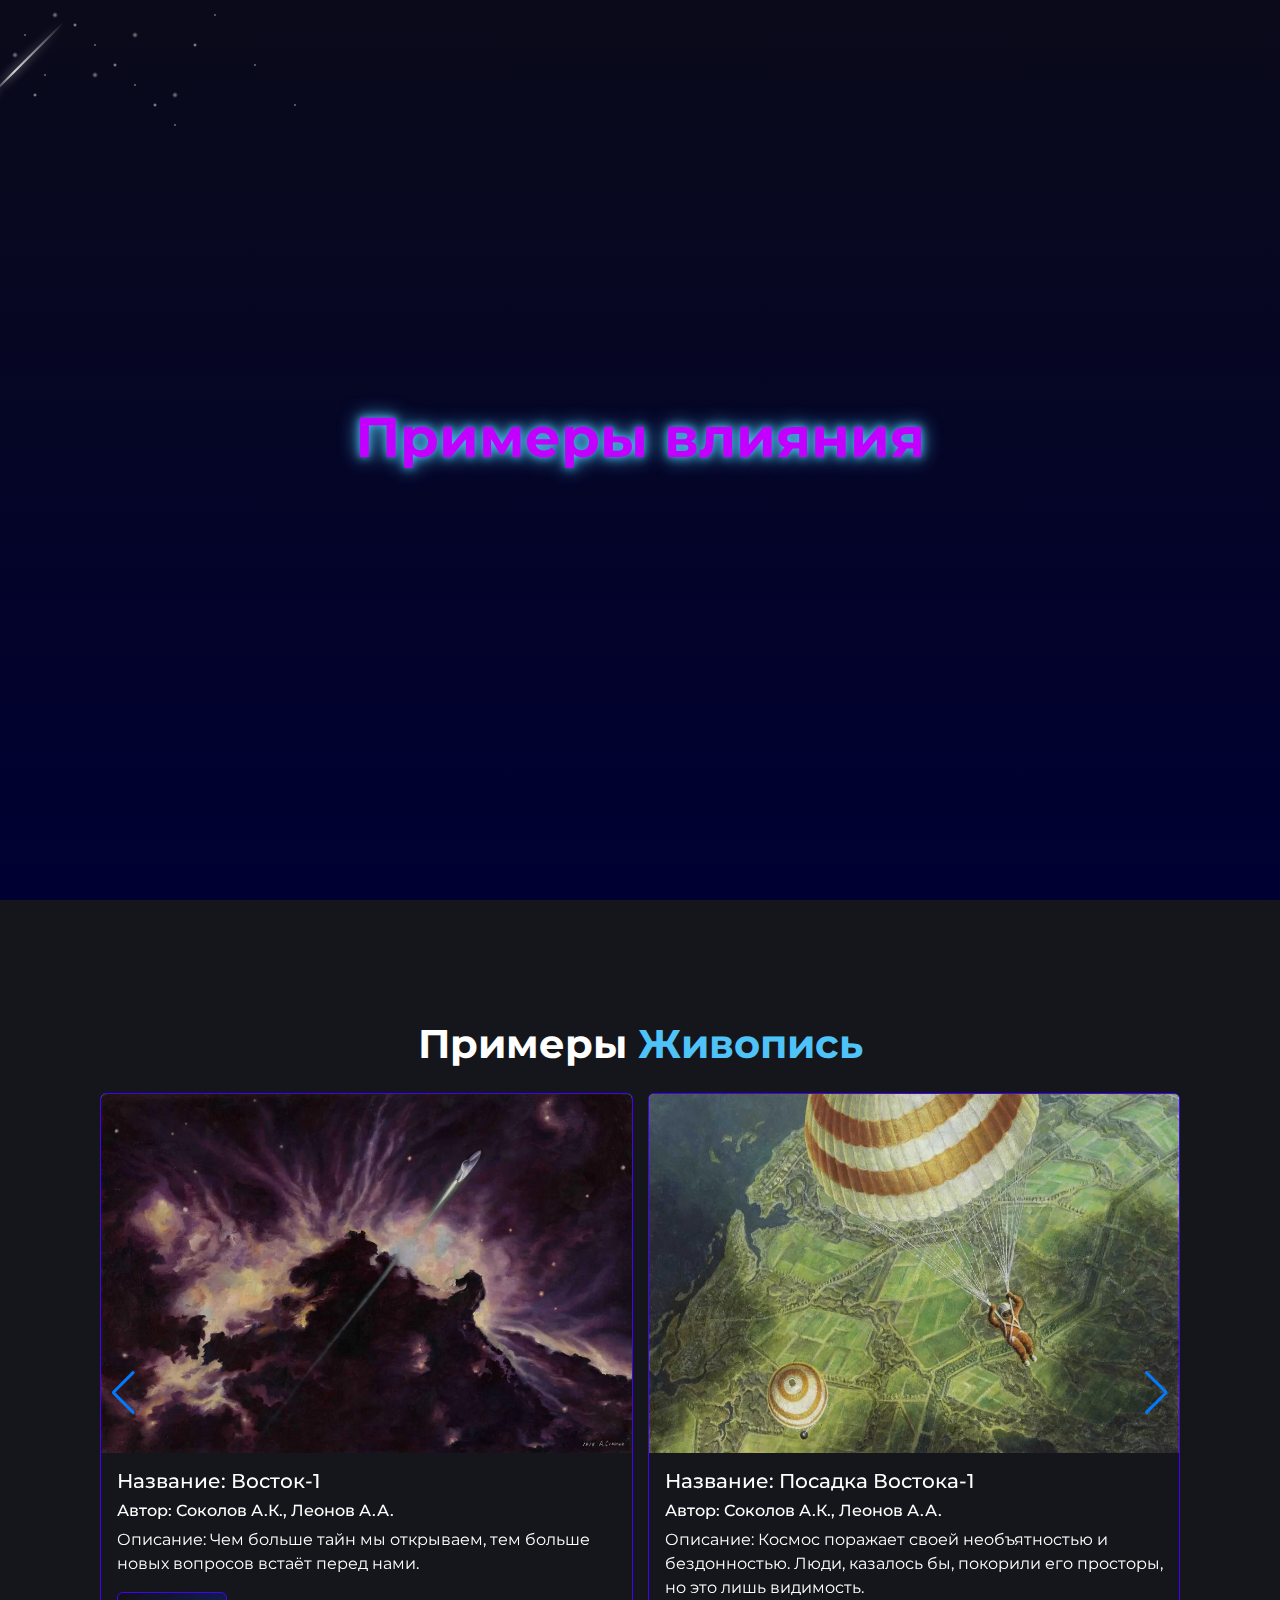
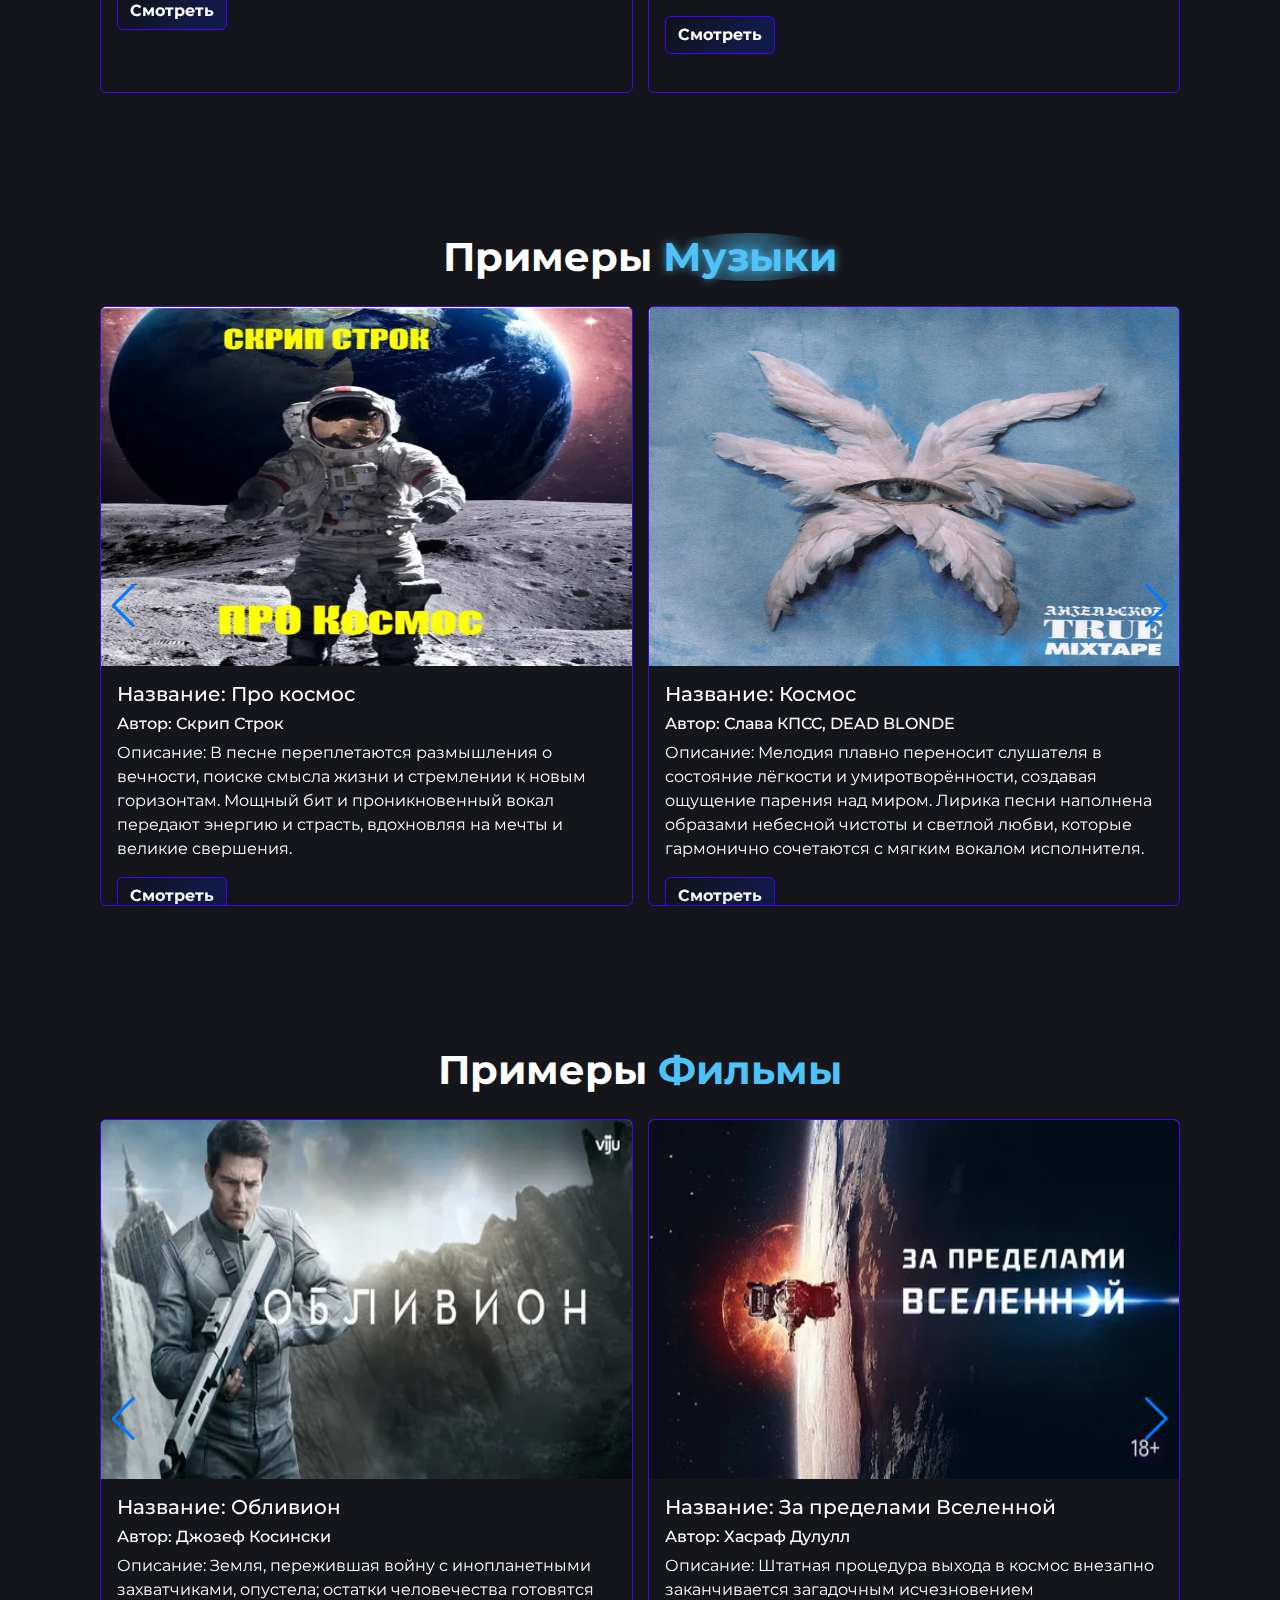
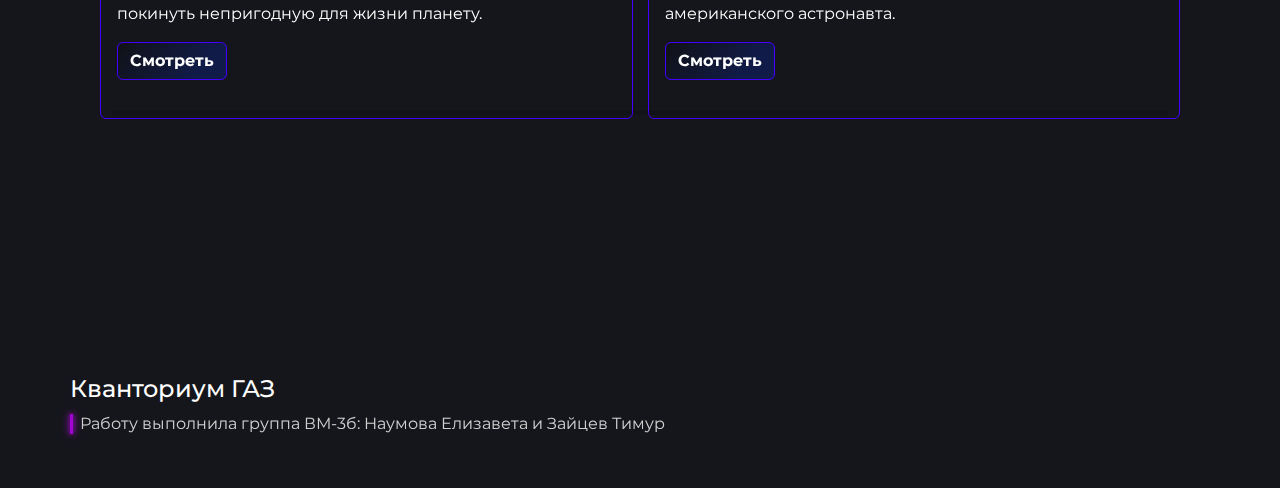
<file: art.html>
<!DOCTYPE html>
<html lang="en">

<head>
  <meta charset="UTF-8" />
  <meta name="viewport" content="width=device-width, initial-scale=1.0" />
  <title>Примеры влияния</title>

  <link
        rel="apple-touch-icon"
        sizes="57x57"
        href="./img/ico/apple-icon-57x57.png" />
  <link
        rel="apple-touch-icon"
        sizes="60x60"
        href="./img/ico/apple-icon-60x60.png" />
  <link
        rel="apple-touch-icon"
        sizes="72x72"
        href="./img/ico/apple-icon-72x72.png" />
  <link
        rel="apple-touch-icon"
        sizes="76x76"
        href="./img/ico/apple-icon-76x76.png" />
  <link
        rel="apple-touch-icon"
        sizes="114x114"
        href="./img/ico/apple-icon-114x114.png" />
  <link
        rel="apple-touch-icon"
        sizes="120x120"
        href="./img/ico/apple-icon-120x120.png" />
  <link
        rel="apple-touch-icon"
        sizes="144x144"
        href="/apple-icon-144x144.png" />
  <link
        rel="apple-touch-icon"
        sizes="152x152"
        href="./img/ico/apple-icon-152x152.png" />
  <link
        rel="apple-touch-icon"
        sizes="180x180"
        href="./img/ico/apple-icon-180x180.png" />
  <link
        rel="icon"
        type="image/png"
        sizes="192x192"
        href="./img/ico/android-icon-192x192.png" />
  <link
        rel="icon"
        type="image/png"
        sizes="32x32"
        href="./img/ico/favicon-32x32.png" />
  <link
        rel="icon"
        type="image/png"
        sizes="96x96"
        href="./img/ico/favicon-96x96.png" />
  <link
        rel="icon"
        type="image/png"
        sizes="16x16"
        href="./img/ico/favicon-16x16.png" />
  <link rel="manifest" href="./img/ico/manifest.json" />
  <meta name="msapplication-TileColor" content="#ffffff" />
  <meta
        name="msapplication-TileImage"
        content="./img/ico/ms-icon-144x144.png" />
  <meta name="theme-color" content="#ffffff" />

  <link
        href="https://cdn.jsdelivr.net/npm/bootstrap@5.3.3/dist/css/bootstrap.min.css"
        rel="stylesheet"
        integrity="sha384-QWTKZyjpPEjISv5WaRU9OFeRpok6YctnYmDr5pNlyT2bRjXh0JMhjY6hW+ALEwIH"
        crossorigin="anonymous" />

  <link
        rel="stylesheet"
        href="https://cdn.jsdelivr.net/npm/swiper@11/swiper-bundle.min.css" />

  <meta
        name="description"
        content="Исследование влияния космоса на искусство: от космических мотивов до научной фантастики." />
  <meta
        name="keywords"
        content="космос, искусство, влияние, живопись, фантастика" />

  <link rel="stylesheet" href="./style.css" />
</head>

<body>
  <div class="cosmic-banner">
    <div class="stars-container">
      <div class="stars"></div>
      <div class="stars medium"></div>
      <div class="stars small"></div>

      <!-- Планеты -->
      <div class="planet planet-1"></div>
      <div class="planet planet-2"></div>
      <div class="planet planet-3"></div>
      <div class="comet"></div>
    </div>


    <div class="banner_content container">
      <h1>Примеры влияния</h1>
    </div>
  </div>

  <main class="cosmic-main">
    <!-- Живопись -->
    <div class="art container mb-5">
      <h2 class="text-center mb-title">
        Примеры <span class="green">Живопись</span>
      </h2>

      <div class="swiper">
        <div class="swiper-wrapper" id="art">
          <!-- Slides -->
        </div>

        <div class="swiper-button-prev"></div>
        <div class="swiper-button-next"></div>
      </div>
    </div>

    <!-- Музыка -->
    <div class="music container mb-5 cosmic-music">
      <h2 class="text-center mb-title">
        Примеры <span class="green cosmic-pulse">Музыки</span>
      </h2>

      <div class="swiper cosmic-swiper">
        <div class="swiper-wrapper" id="music">
          <!-- Slides will be inserted here -->
        </div>

        <div class="swiper-pagination sound-pagination"></div>
        <div class="swiper-button-prev sound-nav"></div>
        <div class="swiper-button-next sound-nav"></div>
        <div class="swiper-scrollbar sound-scrollbar"></div>
      </div>
    </div>


    <!-- Фильм -->
    <div class="films container mb-5 cosmic-films">
      <h2 class="text-center mb-title">
        Примеры <span class="green">Фильмы</span>
      </h2>

      <div class="swiper">
        <div class="swiper-wrapper" id="film">
          <!-- Slides will be inserted here -->
        </div>

        <div class="swiper-pagination"></div>
        <div class="swiper-button-prev"></div>
        <div class="swiper-button-next"></div>
        <div class="swiper-scrollbar"></div>
      </div>
    </div>

  </main>

  <footer class="footer mt-auto py-3 bg-body-tertiary">
    <div class="container">
      <h4>Кванториум ГАЗ</h4>
      <div class="footer__text">
        <p>Работу выполнила группа ВМ-3б: Наумова Елизавета и Зайцев Тимур</p>
      </div>
    </div>
  </footer>

  <div class="falling-stars"></div>

  <script src="https://cdn.jsdelivr.net/npm/swiper@11/swiper-bundle.min.js"></script>
  <script src="./app.js"></script>
</body>

</html>
</file>
<file: style.css>
@import url("https://fonts.googleapis.com/css2?family=Montserrat:ital,wght@0,100..900;1,100..900&display=swap");

* {
  --bs-body-bg: #15161b;
  --bs-body-color: #ffffff;

  font-family: "Montserrat", serif;

  --bs-nav-link-hover-color: #3047c5;
}

.navbar-brand {
  font-weight: 900;
}

.container {
  padding: 20px 0px;
}

.mb-5 {
  margin-bottom: 100px !important;
}

.mb-title {
  margin-bottom: 25px !important;
}

.card {
  --bs-card-border-color: #4400ff;
}

.accordion {
  --bs-border-color: #4400ff;
  --bs-accordion-active-bg: #4400ff !important;
}

.bg-body-tertiary {
  background-color: inherit !important;
}

.navbar-brand {
  color: #c300ff;

  &:hover {
    color: #b4bff0;
  }
}

.navbar-nav {
  --bs-nav-link-color: #4400ff !important;
}

.navbar-nav .nav-link.active,
.navbar-nav .nav-link.show {
  color: #4400ff;
}

.green {
  color: #4400ff;
}

.accordion-button:not(.collapsed) {
  color: #ffffff;
}

.btn {
  border: 1px solid #4400ff;
  background: linear-gradient(131deg,
      rgba(0, 0, 0, 0.2) 0%,
      rgba(0, 47, 255, 0.2) 75%);

  font-weight: 700;
  font-size: 16px;
  line-height: 150%;
  color: #fff;

  &:hover,
  &:active,
  &:focus {
    background: linear-gradient(131deg,
        rgba(0, 0, 0, 0.2) 0%,
        rgba(0, 47, 255, 0.2) 75%);
    border-color: #fff;
  }
}

h2.text-center {
  font-weight: 700;
  font-size: 40px;
  text-align: center;
}
.textWithDecorate {
  padding-left: 20px;
  position: relative;

  &::before {
    position: absolute;
    content: "";
    height: 100%;
    width: 5px;
    background-color: #c300ff;
    left: 0;
  }
}

.banner {
  height: 750px;
  padding: 30px 0px 0px 0px;
  display: flex;
  flex-direction: column;


  margin-bottom: 30px;
}
.banner_content {
  flex: 1 0 auto;
  display: flex;
  flex-direction: column;
  justify-content: center;

  h1 {
    font-weight: 700;
    font-size: 50px;
    text-align: center;
    color: #c300ff;
  }

  h2 {
    font-weight: 500;
    font-size: 34px;
    line-height: 121%;
    text-align: center;
    color: #fff;
  }
}

.history__text {
  margin-bottom: 45px;

  img {
    flex: 0 0 303px;
    height: 50px;
  }
}


.cosmic-banner {
  position: relative;
  overflow: hidden;
  background: linear-gradient(to bottom, #0a0a1a, #000033);
  color: white;
  padding: 3rem 0;
  min-height: 100vh;
  display: flex;
  flex-direction: column;
  justify-content: center;
}

.stars-container {
  position: absolute;
  top: 0;
  left: 0;
  width: 100%;
  height: 100%;
  z-index: 0;
}

.stars {
  position: absolute;
  top: 0;
  left: 0;
  width: 100%;
  height: 100%;
  background-image:
    radial-gradient(1px 1px at 25px 35px, #fff, rgba(0, 0, 0, 0)),
    radial-gradient(1px 1px at 45px 75px, #fff, rgba(0, 0, 0, 0)),
    radial-gradient(1px 1px at 95px 45px, #fff, rgba(0, 0, 0, 0)),
    radial-gradient(1px 1px at 135px 85px, #fff, rgba(0, 0, 0, 0)),
    radial-gradient(1px 1px at 175px 125px, #fff, rgba(0, 0, 0, 0)),
    radial-gradient(1px 1px at 215px 15px, #fff, rgba(0, 0, 0, 0)),
    radial-gradient(1px 1px at 255px 65px, #fff, rgba(0, 0, 0, 0)),
    radial-gradient(1px 1px at 295px 105px, #fff, rgba(0, 0, 0, 0));
  background-repeat: repeat;
  animation: animStar 80s linear infinite;
}

.stars.medium {
  background-image:
    radial-gradient(2px 2px at 35px 95px, #fff, rgba(0, 0, 0, 0)),
    radial-gradient(2px 2px at 75px 25px, #fff, rgba(0, 0, 0, 0)),
    radial-gradient(2px 2px at 115px 65px, #fff, rgba(0, 0, 0, 0)),
    radial-gradient(2px 2px at 155px 105px, #fff, rgba(0, 0, 0, 0)),
    radial-gradient(2px 2px at 195px 45px, #fff, rgba(0, 0, 0, 0));
  animation: animStar 120s linear infinite;
  opacity: 0.7;
}

.stars.small {
  background-image:
    radial-gradient(3px 3px at 15px 55px, #fff, rgba(0, 0, 0, 0)),
    radial-gradient(3px 3px at 55px 15px, #fff, rgba(0, 0, 0, 0)),
    radial-gradient(3px 3px at 95px 75px, #fff, rgba(0, 0, 0, 0)),
    radial-gradient(3px 3px at 135px 35px, #fff, rgba(0, 0, 0, 0)),
    radial-gradient(3px 3px at 175px 95px, #fff, rgba(0, 0, 0, 0));
  animation: animStar 160s linear infinite;
  opacity: 0.5;
}

/* Планеты */
.planet {
  position: absolute;
  border-radius: 50%;
  filter: drop-shadow(0 0 10px rgba(255, 255, 255, 0.3));
  animation-timing-function: linear;
  animation-iteration-count: infinite;
}

.planet-1 {
  width: 30px;
  height: 30px;
  background: radial-gradient(circle at 30% 30%, #4fc3f7, #01579b);
  top: 15%;
  left: -50px;
  animation: movePlanet1 25s infinite;
}

.planet-2 {
  width: 50px;
  height: 50px;
  background: radial-gradient(circle at 30% 30%, #ff9800, #e65100);
  top: 60%;
  left: -80px;
  animation: movePlanet2 40s infinite 5s;
}

.planet-3 {
  width: 20px;
  height: 20px;
  background: radial-gradient(circle at 30% 30%, #9c27b0, #4a148c);
  top: 30%;
  left: -40px;
  animation: movePlanet3 30s infinite 10s;
}

/* Комета */
.comet {
  position: absolute;
  width: 6px;
  height: 6px;
  background: linear-gradient(to right,
      rgba(255, 255, 255, 0) 0%,
      rgba(255, 255, 255, 0.8) 50%,
      rgba(255, 255, 255, 0) 100%);
  border-radius: 50%;
  filter: drop-shadow(0 0 5px #fff);
  top: 10%;
  left: -10px;
  animation: moveComet 20s infinite 7s;
}

.comet:after {
  content: '';
  position: absolute;
  width: 100px;
  height: 2px;
  background: linear-gradient(to right,
      rgba(255, 255, 255, 0) 0%,
      rgba(255, 255, 255, 0.8) 30%,
      rgba(255, 255, 255, 0) 100%);
  transform: rotate(-45deg);
  transform-origin: left center;
  left: 3px;
  top: 2px;
}

/* Анимации */
@keyframes animStar {
  from {
    transform: translateY(0px);
  }
  to {
    transform: translateY(-2000px);
  }
}

@keyframes movePlanet1 {
  0% {
    transform: translateX(0) translateY(0);
  }
  50% {
    transform: translateX(calc(100vw + 100px)) translateY(100px);
  }
  100% {
    transform: translateX(0) translateY(200px);
  }
}

@keyframes movePlanet2 {
  0% {
    transform: translateX(0) translateY(0);
  }
  50% {
    transform: translateX(calc(100vw + 150px)) translateY(-50px);
  }
  100% {
    transform: translateX(0) translateY(-100px);
  }
}

@keyframes movePlanet3 {
  0% {
    transform: translateX(0) translateY(0);
  }
  50% {
    transform: translateX(calc(100vw + 80px)) translateY(150px);
  }
  100% {
    transform: translateX(0) translateY(300px);
  }
}

@keyframes moveComet {
  0% {
    transform: translateX(0) translateY(0);
    opacity: 0;
  }
  10% {
    opacity: 1;
  }
  100% {
    transform: translateX(calc(100vw + 100px)) translateY(calc(100vh + 100px));
    opacity: 0;
  }
}

/* Стили для контента */
.cosmic-banner .navbar {
  background-color: transparent !important;
  position: relative;
  z-index: 1;
}

.cosmic-banner .navbar-brand {
  color: white !important;
  font-weight: bold;
  text-shadow: 0 0 15px #4fc3f7, 0 0 30px #4fc3f7;
  font-size: 1.8rem;
}

.banner_content {
  position: relative;
  z-index: 1;
  text-align: center;
}

.cosmic-banner h1 {
  font-size: 3.5rem;
  margin-bottom: 1.5rem;
  text-shadow: 0 0 10px #4fc3f7, 0 0 20px #4fc3f7;
  animation: glow 2s ease-in-out infinite alternate;
}

.cosmic-banner h2 {
  font-size: 1.8rem;
  text-shadow: 0 0 5px #4fc3f7, 0 0 10px #4fc3f7;
  animation: glow 2s ease-in-out infinite alternate 0.5s;
}

@keyframes glow {
  from {
    text-shadow: 0 0 5px #4fc3f7, 0 0 10px #4fc3f7;
  }
  to {
    text-shadow: 0 0 15px #4fc3f7, 0 0 30px #4fc3f7, 0 0 40px #4fc3f7;
  }
}


.end__text {
  margin: 25px 0px !important;
}

.end__btn {
  display: block;
  width: 316px;
  height: 48px;
  margin: 0 auto;
}

.list-link {
  margin-top: 91px;
  display: flex;
  gap: 10px !important;
}
.menu__list-item {
  width: 56px;
  height: 56px;

  border-radius: 10px;

  background: linear-gradient(131deg,
      rgba(0, 0, 0, 0.2) 0%,
      rgba(0, 47, 255, 0.2) 75%);

  display: flex;
  align-items: center;
  justify-content: center;

  svg:not(.dec) path {
    fill: #4400ff;
  }
  :has(.dec) svg path {
    stroke: #4400ff;
  }

  &.active {
    background-color: #4400ff;

    svg path {
      fill: #4f4f4f;
    }

    :has(.dec) svg path {
      stroke: #4f4f4f;
    }
  }

  &:hover,
  &:active,
  &:focus {
    background-color: #4400ff;

    border: none;

    svg:not(.dec) path {
      fill: #4f4f4f;
    }

    :has(.dec) svg path {
      stroke: #4f4f4f;
    }
  }
}

/* ////swiper */

.swiper {
  height: 600px;
}

.swiper-slide .card {
  width: 100%;
  height: 100%;
}

.swiper-slide .card img {
  flex: 0 0 60%;
  background-color: #95e7ad;
}

/* footer */

.cosmic-footer {
  position: relative;
  overflow: hidden;
  background: linear-gradient(to top, #0a0a1a, #000033);
  color: white;
  z-index: 1;
}

.cosmic-footer-bg {
  position: absolute;
  top: 0;
  left: 0;
  width: 100%;
  height: 100%;
  background-image:
    radial-gradient(1px 1px at 20% 30%, rgba(255, 255, 255, 0.3), rgba(0, 0, 0, 0)),
    radial-gradient(1px 1px at 80% 70%, rgba(255, 255, 255, 0.3), rgba(0, 0, 0, 0)),
    radial-gradient(1px 1px at 40% 90%, rgba(255, 255, 255, 0.3), rgba(0, 0, 0, 0));
  animation: twinkle 4s ease-in-out infinite alternate;
}

.footer-title {
  position: relative;
  display: inline-block;
  animation: titleGlow 2s ease-in-out infinite alternate;
}

.footer__text {
  p {
    position: relative;
    left: 10px;
    opacity: 0.8;
    transition: all 0.3s ease;

    &:hover {
      opacity: 1;
      text-shadow: 0 0 5px #4fc3f7;
    }

    &::before {
      position: absolute;
      content: " ";
      top: 50%;
      transform: translate(0, -50%);
      left: -10px;
      width: 3px;
      height: 20px;
      background-color: #c300ff;
      box-shadow: 0 0 5px #c300ff, 0 0 10px #c300ff;
      animation: pulse 1.5s infinite;
    }
  }
}

/* Анимация спутника */
.satellite {
  position: absolute;
  width: 15px;
  height: 5px;
  background: white;
  border-radius: 50%;
  top: 50%;
  right: -50px;
  filter: drop-shadow(0 0 3px #4fc3f7);
  animation: flySatellite 15s linear infinite;

  &::before {
    content: '';
    position: absolute;
    width: 30px;
    height: 1px;
    background: linear-gradient(to right,
        rgba(255, 255, 255, 0) 0%,
        rgba(255, 255, 255, 0.8) 50%,
        rgba(255, 255, 255, 0) 100%);
    transform: rotate(-15deg);
    transform-origin: left center;
    left: 5px;
    top: 2px;
  }
}

/* Анимации */
@keyframes twinkle {
  0% {
    opacity: 0.3;
  }
  100% {
    opacity: 0.8;
  }
}

@keyframes titleGlow {
  from {
    text-shadow: 0 0 5px #4fc3f7;
  }
  to {
    text-shadow: 0 0 15px #4fc3f7, 0 0 20px #4fc3f7;
  }
}

@keyframes pulse {
  0% {
    opacity: 0.5;
  }
  50% {
    opacity: 1;
  }
  100% {
    opacity: 0.5;
  }
}

@keyframes flySatellite {
  0% {
    transform: translateX(0) translateY(-50%) rotate(0deg);
    opacity: 0;
  }
  10% {
    opacity: 1;
  }
  90% {
    opacity: 1;
  }
  100% {
    transform: translateX(calc(-100vw - 100px)) translateY(-100px) rotate(360deg);
    opacity: 0;
  }
}

.kras {
  width: 570px;
  height: 270px;
  margin-left: 50px;
}


/* Базовые стили */
.green {
  color: #4fc3f7;
  /* Голубой вместо зелёного для космической темы */
}

/* Эффекты сияния */
.cosmic-glow {
  position: relative;
  z-index: 1;
}

.cosmic-pulse {
  display: inline-block;
  position: relative;
  animation: cosmicPulse 3s infinite alternate;
  text-shadow: 0 0 10px rgba(79, 195, 247, 0.7);
}

.cosmic-pulse::before,
.cosmic-pulse::after {
  content: '';
  position: absolute;
  top: 50%;
  left: 50%;
  width: 100%;
  height: 100%;
  border-radius: 50%;
  transform: translate(-50%, -50%);
  pointer-events: none;
  z-index: -1;
}

.cosmic-pulse::before {
  background: radial-gradient(circle, rgba(79, 195, 247, 0.4) 0%, transparent 70%);
  animation: cosmicRing 4s infinite ease-out;
}

.cosmic-pulse::after {
  background: radial-gradient(circle, rgba(79, 195, 247, 0.2) 0%, transparent 70%);
  animation: cosmicRing 4s infinite 1s ease-out;
}

/* Анимации */
@keyframes cosmicPulse {
  0% {
    text-shadow: 0 0 10px rgba(79, 195, 247, 0.7);
  }
  100% {
    text-shadow: 0 0 20px rgba(79, 195, 247, 0.9),
      0 0 30px rgba(79, 195, 247, 0.5);
  }
}

@keyframes cosmicRing {
  0% {
    width: 0;
    height: 0;
    opacity: 1;
  }
  100% {
    width: 150%;
    height: 300%;
    opacity: 0;
  }
}

/* Дополнительные эффекты при наведении */
.cosmic-pulse:hover {
  animation: cosmicHover 1.5s infinite alternate;
}

@keyframes cosmicHover {
  0% {
    transform: scale(1);
    text-shadow: 0 0 15px rgba(79, 195, 247, 0.8);
  }
  100% {
    transform: scale(1.05);
    text-shadow: 0 0 25px rgba(79, 195, 247, 1),
      0 0 40px rgba(79, 195, 247, 0.6),
      0 0 60px rgba(79, 195, 247, 0.3);
  }
}


.cosmic-main {
  position: relative;
  overflow-x: hidden;

  min-height: 100vh;

  margin: 100px;
}

.falling-stars {
  position: fixed;
  top: 0;
  left: 0;
  width: 100%;
  height: 100%;
  pointer-events: none;
  z-index: 1;
}

.falling-stars::before,
.falling-stars::after {
  content: '';
  position: absolute;
  top: -50px;
  width: 2px;
  height: 2px;
  background: white;
  border-radius: 50%;
  box-shadow: 0 0 5px 1px white;
  animation: fallingStar linear infinite;
}

.falling-stars::before {
  left: 20%;
  animation-duration: 3s;
  animation-delay: 1s;
}

.falling-stars::after {
  left: 70%;
  animation-duration: 4s;
}

@keyframes fallingStar {
  0% {
    transform: translateY(0) translateX(0);
    opacity: 1;
  }
  70% {
    opacity: 0.8;
  }
  100% {
    transform: translateY(100vh) translateX(100px);
    opacity: 0;
  }
}
</file>
